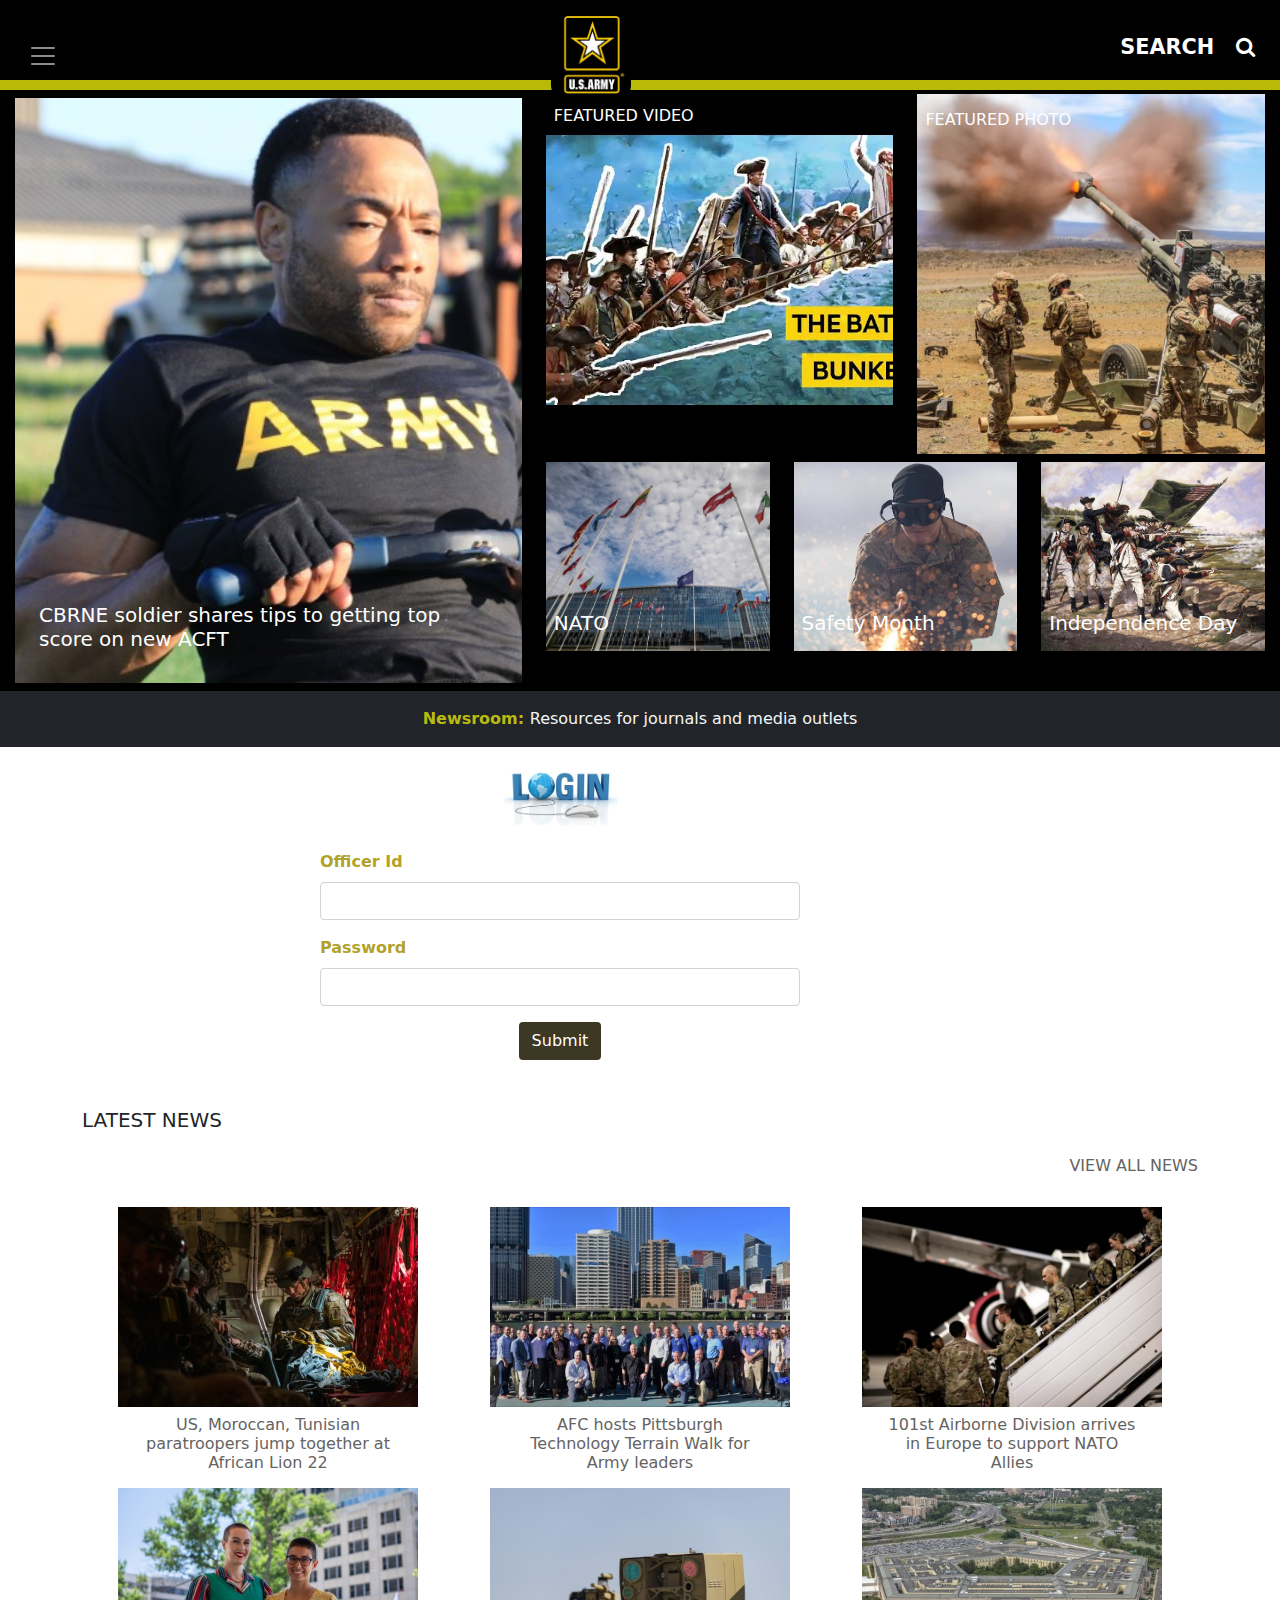
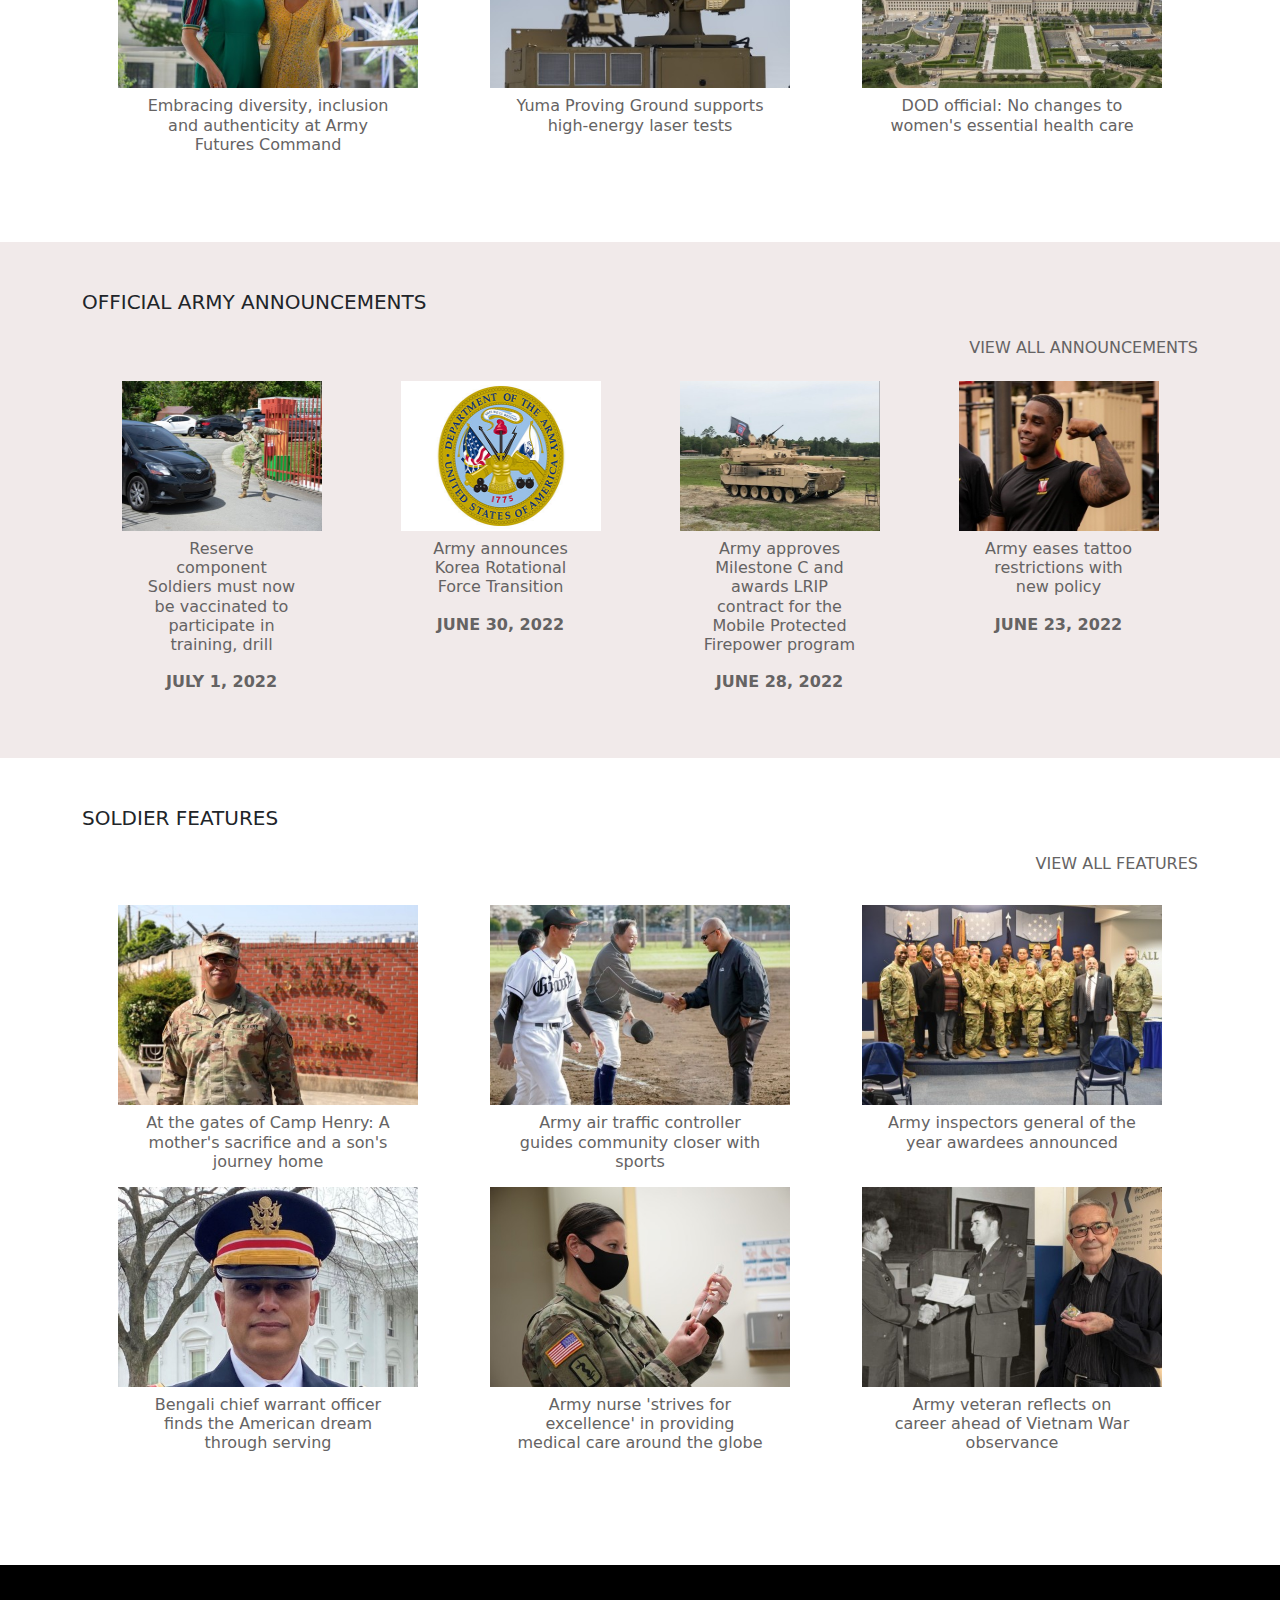
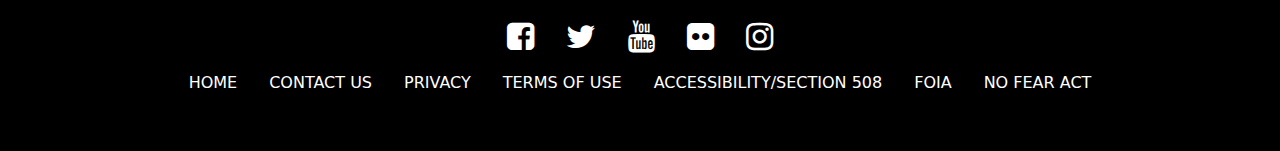
<file: index.html>
<!DOCTYPE html>
<html lang="en">
<head>
    <meta charset="UTF-8">
    <meta http-equiv="X-UA-Compatible" content="IE=edge">
    <meta name="viewport" content="width=device-width, initial-scale=1.0">
    <meta http-equiv="X-UA-Compatible" content="IE=7">
    <link rel="stylesheet" href="css/bootstrap.min.css">
    <link rel="stylesheet" href="font-awesome-4.7.0/css/font-awesome.min.css">
    <script src="js/jquery-3.5.1.min.js"></script>
    <script src="js/popper2.js"></script>
    <script src="js/bootstrap.min.js"></script>
    <link rel="stylesheet" href="css/style.css">
    <title>US Army</title>
</head>
<body>
    <header>
        <nav class="navbar navbar-dark navbar-expand-xxl">
            <button class="navbar-toggler d-flex justify-self-center ms-3 border border-0" data-bs-toggle="collapse" data-bs-target="#navCollapse"><span class="navbar-toggler-icon"></span></button>
           <a href="#" class="navbar-brand mx-auto"><img src="images/download.png" class="nav-image" alt="us_army_logo"></a>
           <button class="justify-self-end d-flex align-content-center btn btn-sm me-3" data-bs-toggle="collapse" data-bs-target="#formCollapse"><p><b>SEARCH &nbsp; </b><i class="fa fa-search"></i></p></button>
           <div class="collapse navbar-collapse bg-dark" id="navCollapse">
              <div class="row">
                <div class="col-md-9 col-sm-12 container firstDiv">
                    <div class="row mt-5">
                        <div class="col-md-4 col-sm-12">
                           <nav class="navbar navbar-expand-sm">
                            <div class="row d-flex align-items-end">
                                <div class="ps-5 col-md-12"><strong class="navbar-brand text-light">ABOUT</strong> <button data-bs-toggle="collapse" data-bs-target="#col1" class="btn navbar-toggler ms-5"><i class="fa fa-plus"></i></button></div>
                                <div class="collapse navbar-collapse ps-5 col-md-12" id="col1">
                                    <ul class="navbar-nav d-inline">
                                        <li><a href="https://www.army.mil/about/">Who We Are</a></li>
                                        <li><a href="https://www.army.mil/organization/">Organization</a></li>
                                        <li><a href="https://www.army.mil/qualityoflife/">Quality Of Life</a></li>
                                        <li><a href="https://www.army.mil/a-z/">Army A-Z</a></li>
                                    </ul>
                                </div>
                            </div>
                           </nav>
                        </div>
                        <div class="col-md-4 col-sm-12">
                    <nav class="navbar navbar-expand-sm">
                        <div class="row d-flex align-items-end">
                            <div class="ps-5 col-md-12"><strong class="navbar-brand text-light">NEWS</strong> <button data-bs-toggle="collapse" data-bs-target="#col2" class="btn navbar-toggler ms-5"><i class="fa fa-plus"></i></button></div>
                            <div class="collapse navbar-collapse ps-5 col-md-12" id="col2">
                                <ul class="navbar-nav d-inline">
                                    <li><a href="https://www.army.mil/news">Army Worldwide</a></li>
                                    <li><a href="https://www.army.mil/news/newsreleases">Press Releases</a></li>
                                    <li><a href="https://www.army.mil/standto">STAND-TO!</a></li>
                                    <li><a href="https://www.army.mil/soldiers">Soldier Features</a></li>
                                </ul>
                            </div>
                        </div>
                    </nav>
                        </div>
                        <div class="col-md-4 col-sm-12">
                           <nav class="navbar navbar-expand-sm">
                            <div class="row d-flex align-items-end">
                                <div class="ps-5 col-md-12"><strong class="navbar-brand text-light">MULTIMEDIA</strong> <button data-bs-toggle="collapse" data-bs-target="#col3" class="btn navbar-toggler ms-5"><i class="fa fa-plus"></i></button></div>
                                <div class="collapse navbar-collapse ps-5 col-md-12" id="col3">
                                    <ul class="navbar-nav d-inline">
                                        <li><a href="https://www.army.mil/photos">Photos</a></li>
                                        <li><a href="https://www.youtube.com/user/usarmy">Videos</a></li>
                                        <li><a href="https://www.army.mil/publications/">Publications</a></li>
                                    </ul>
                                </div>
                            </div>
                           </nav>
                        </div>
                    </div>
                    <div class="row second">
                        <div class="col-md-4 col-sm-12">
                           <nav class="navbar navbar-expand-sm">
                                <div class="row d-flex align-items-end">
                                    <div class="ps-5 col-md-12"><strong class="navbar-brand text-light">LEADERS</strong> <button data-bs-toggle="collapse" data-bs-target="#col4" class="btn navbar-toggler ms-5"><i class="fa fa-plus"></i></button></div>
                                    <div class="collapse navbar-collapse col-md-12 ps-5" id="col4">
                                        <ul class="navbar-nav d-inline">
                                            <li><a href="https://www.army.mil/leaders/sa/">Secretary</a></li>
                                            <li><a href="https://www.army.mil/leaders/usa/">Under Secretary</a></li>
                                            <li><a href="https://www.army.mil/leaders/csa/">Chief Of Staff</a></li>
                                            <li><a href="https://www.army.mil/leaders/vcsa/">Vice Chief Of Staff</a></li>
                                            <li><a href="https://www.army.mil/leaders/sma/">Sergeant Major Of The Army</a></li>
                                        </ul>
                                    </div>
                                </div>
                           </nav>
                        </div>
                        <div class="col-md-4 col-sm-12">
                          <nav class="navbar navbar-expand-sm">
                                <div class="row d-flex align-items-end">
                                    <div class="ps-5 col-md-12"><strong class="navbar-brand text-light">FEATURES</strong> <button data-bs-toggle="collapse" data-bs-target="#col5" class="btn navbar-toggler ms-5"><i class="fa fa-plus"></i></button></div>
                            <div class="collapse col-md-12 navbar-collapse ps-5" id="col5">
                                <ul class="navbar-nav-d-inline">
                                    <li><a href="https://www.army.mil/features/#valor">Valor</a></li>
                                    <li><a href="https://www.army.mil/features/#events">Events</a></li>
                                    <li><a href="https://www.army.mil/features/#heritage">Heritage</a></li>
                                    <li><a href="https://www.army.mil/features/#army101">Army 101</a></li>
                                </ul>
                            </div>
                                </div>
                          </nav>
                        </div>
                        <div class="col-md-4 col-sm-12 pt-3 d-flex justify-content-center icods">
                            <ul class="nav">
                                <li class="nav-item"><a href="https://www.facebook.com/USArmy" class="nav-link"><i class="fa fa-facebook-square fa-2x"></i></a> </li>
                                <li class="nav-item"><a href="https://twitter.com/USArmy" class="nav-link"><i class="fa fa-twitter-square fa-2x"></i></a> </li>
                                <li class="nav-item"><a href="https://www.youtube.com/USarmy" class="nav-link"><i class="fa fa-youtube fa-2x"></i></a></li>
                                <li class="nav-item"><a href="https://www.instagram.com/usarmy/" class="nav-link"><i class="fa fa-instagram fa-2x"></i></a></li>
                                <li class="nav-item"><a href="https://www.flickr.com/photos/soldiersmediacenter" class="nav-link"><i class="fa fa-flickr fa-2x"></i></a></li>
                                <li class="nav-item"><a href="https://www.linkedin.com/company/us-army" class="nav-link"><i class="fa fa-linkedin fa-2x"></i></a></li>
                            </ul>
                        </div>
                    </div>
                </div>
                <div class="col-md-3 col-sm-12 mb-4">
                       <div class="container-fluid">
                        <div class="row">
                            <div class="col-6 col-md-12 col-xs-6">
                              <div class="links">
                                <h5 class="ps-3 py-3"><a class="link" style="text-decoration: none;" href="https://www.army.mil/newsroom/">NEWSROOM</a></h5>
                              </div>
                            </div>
                            <div class="col-6 col-md-12 col-xs-6">
                               <div class="links">
                                <h5 class="ps-3 py-3"><a class="link" style="text-decoration: none;" href="https://www.army.mil/publicAffairs/">PUBLIC AFFAIRS</a></h5>
                               </div>
                            </div>
                        </div>
                        <div class="row">
                            <div class="col-6 col-md-12 col-xs-6">
                              <div class="links">
                                <h5 class="ps-3 py-3"><a class="link" style="text-decoration: none;" href="https://www.army.mil/socialmedia/">SOCIAL MEDIA GUIDE</a></h5>
                              </div>
                            </div>
                            <div class="col-6 col-md-12 col-xs-6">
                               <div class="links">
                                <h5 class="ps-3 py-3"><a class="link" style="text-decoration: none;" href="https://www.army.mil/join/">JOIN</a></h5>
                               </div>
                            </div>
                        </div>
                        <div class="row">
                            <div class="col-6 col-md-12 col-xs-6">
                               <div class="links">
                                <h5 class="ps-3 py-3"><a class="link" style="text-decoration: none;" href="https://www.army.mil/faq/">FAQS</a></h5>
                               </div>
                            </div>
                            <div class="col-6 col-md-12 col-xs-6">
                                <div class="links">
                                    <h5 class="ps-3 py-3"><a class="link" style="text-decoration: none;" href="https://icamportal.us.army.mil/">AKO</a></h5>
                                </div>
                            </div>
                        </div>
                        <div class="row">
                            <div class="col-md-12 col-sm-12 col-xs-12">
                               <div class="links">
                                <h5 class="ps-3 py-3"><a  class="link" style="text-decoration: none;"href="https://www.army.mil/contact">CONTACT US</a></h5>
                               </div>
                            </div>
                        </div>
                       </div>
                   
                </div>
              </div>
            
           </div>
           <div class="collapse navbar-collapse bg-dark" id="formCollapse">
               <form method="post">
                   <div class="input-group my-3 mx-2">
                       <input type="text" name="search" id="" class="form-control">
                       <button class="btn"><i class="fa fa-search text-light"></i></button>
                   </div>
               </form>
           </div>
        </nav>
    </header>
    <main>
        <div class="imagesDiv">
            <div class="row imageRow">
                <div class="col-md-5 div.col-sm-12 my-2">
                    <a href="https://www.army.mil/article/258062/cbrne_soldier_shares_tips_to_getting_top_score_on_new_acft">
                        <div class="colOne">
                           <div class="rgb d-flex align-items-end">
                            <h5 class="px-4 pb-4">CBRNE soldier shares tips to getting top score on new ACFT</h5>
                           </div>
                        </div>
                    </a>
                </div>
                <div class="col-md-7 div.col-sm-12 better">
                    <div class="row">
                        <div class="col-md-6 col-sm-12">
                            <a href="javascript:;">
                                <div class="colTwo img1">
                                   <div class="rgb">
                                    <h6 class="ps-2 pt-3">FEATURED VIDEO</h6>
                                   </div>
                                </div>
                            </a>
                        </div>
                        <div class="col-md-6 col-sm-12 rgb">
                            <a href="https://api.army.mil/e2/c/images/2022/07/01/1507c662/original.jpg">
                                <div class="colTwo img2 mt-1">
                                   <div class="rgb">
                                    <h6 class="ps-2 pt-3">FEATURED PHOTO</h6>
                                   </div>
                                </div>
                            </a>
                        </div>
                    </div>
                    <div class="row best my-2">
                        <div class="col-md-4 col-sm-12 mb-2">
                            <a href="https://www.defense.gov/Spotlights/Nato/">
                                <div class="colThree img1">
                                   <div class="rgb d-flex align-items-end">
                                    <h5 class="ps-2 pb-2">NATO</h5>
                                   </div>
                                </div>
                            </a>
                        </div>
                        <div class="col-md-4 col-sm-12 mb-2">
                            <a href="https://safety.army.mil/?ocpa">
                                <div class="colThree img2">
                                   <div class="rgb d-flex align-items-end">
                                    <h5 class="ps-2 pb-2">Safety Month</h5>
                                   </div>
                                </div>
                            </a>
                        </div>
                        <div class="col-md-4 col-sm-12 mb-2">
                            <a href="https://www.army.mil/1775/timeline.html?from=hp_spotlight">
                                <div class="colThree img3">
                                  <div class="rgb d-flex align-items-end">
                                    <h5 class="ps-2 pb-2">Independence Day</h5>
                                  </div>
                                </div>
                            </a>
                        </div>
                    </div>
                </div>
            </div>
        </div>
        <div class="bg-dark centered">
            <p class="py-3 text-center"><a href="https://www.army.mil/newsroom"><strong>Newsroom: </strong> Resources for journals and media outlets</a></p>
        </div>
        <div class="mt-4">
            <div class="w-50 mx-auto">
                <div class="w-75">
                    <center class="mb-4"><img src="images/login.jpg" alt="login" class="img-fluid" width="150" height="100"></center>
                 <form method="post" id="login" class="needs-validation">
                     <div class="form-group">
                         <label class="pb-2"><strong>Officer Id</strong></label>
                         <input type="email" class="form-control" id="email">
                     </div>
                     <div class="form-group mt-3">
                        <label class="pb-2"><strong>Password</strong></label>
                        <input type="password" class="form-control" id="password">
                    </div>
                    <div class="form-group mt-3">
                        <center><button type="submit" class="btn">Submit</button></center>
                    </div>
                 </form>
                </div>
             </div>
        
      </div>
        <section id="sect1" class="mt-5 container">
            <h5 class="pb-3">LATEST NEWS</h5>
            <div class="d-flex justify-content-end mb-3 allnews"><h6><a href="https://www.army.mil/news">VIEW ALL NEWS</a></h6></div>
            <div class="container pt-2 pb-5">
                <div class="row">
                    <div class="col-md-4 col-sm-12">
                       <a href="https://www.army.mil/article/258023/us_moroccan_tunisian_paratroopers_jump_together_at_african_lion_22">
                        <div><center><img src="images/size1 (15).jpg" width="300" height="200" alt="first"></center>
                        <h6 class="py-2 text-center px-5">US, Moroccan, Tunisian paratroopers jump together at African Lion 22</h6>
                        </div>
                       </a>
                    </div>
                    <div class="col-md-4 col-sm-12">
                        <a href="https://www.army.mil/article/258013/afc_hosts_pittsburgh_technology_terrain_walk_for_army_leaders">
                            <div><center><img src="images/size1 (16).jpg" width="300" height="200" alt="first"></center>
                            <h6 class="py-2 text-center px-5">AFC hosts Pittsburgh Technology Terrain Walk for Army leaders</h6>
                            </div>
                           </a>
                    </div>
                    <div class="col-md-4 col-sm-12">
                        <a href="https://www.army.mil/article/258008/101st_airborne_division_arrives_in_europe_to_support_nato_allies">
                            <div><center><img src="images/size0 (4).jpg" width="300" height="200" alt="first"></center>
                            <h6 class="py-2 text-center px-5">101st Airborne Division arrives in Europe to support NATO Allies</h6>
                            </div>
                           </a>
                    </div>
                </div>
                <div class="row">
                    <div class="col-md-4 col-sm-12">
                          <a href="https://www.army.mil/article/258010/embracing_diversity_inclusion_and_authenticity_at_army_futures_command">
                            <div><center><img src="images/size1.jpg" width="300" height="200" alt="first"></center>
                            <h6 class="py-2 text-center px-5">Embracing diversity, inclusion and authenticity at Army Futures Command</h6>
                            </div>
                           </a>
                    </div>
                    <div class="col-md-4 col-sm-12">
                          <a href="https://www.army.mil/article/257959/yuma_proving_ground_supports_high_energy_laser_tests">
                            <div><center><img src="images/size1 (17).jpg" width="300" height="200" alt="first"></center>
                            <h6 class="py-2 text-center px-5">Yuma Proving Ground supports high-energy laser tests</h6>
                            </div>
                           </a>
                    </div>
                    <div class="col-md-4 col-sm-12">
                          <a href="https://www.army.mil/article/257942/dod_official_no_changes_to_womens_essential_health_care">
                            <div><center><img src="images/size1 (2).jpg" width="300" height="200" alt="first"></center>
                            <h6 class="py-2 text-center px-5">DOD official: No changes to women's essential health care</h6>
                            </div>
                           </a>
                    </div>
                </div>
            </div>
        </section>
        <section id="sect2" class="my-4 py-5">
            <div class="container">
                <h5 class="pb-3">OFFICIAL ARMY ANNOUNCEMENTS</h5>
            <div class="d-flex justify-content-end mb-3 allnews"><h6><a href="https://www.army.mil/news/newsreleases">VIEW ALL ANNOUNCEMENTS</a></h6></div>
            <div class="container">
                <div class="row">
                    <div class="col-md-3 col-sm-12">
                        <a href="https://www.army.mil/article/258107/reserve_component_soldiers_must_now_be_vaccinated_to_participate_in_training_drill">
                            <div>
                                <center><img src="images/size1 (7).jpg" width="200" height="150" alt="second"></center>
                                <h6 class="py-2 text-center px-5">Reserve component Soldiers must now be vaccinated to participate in training, drill</h6>
                                <p class="text-center"><b>JULY 1, 2022</b></p>
                            </div>
                        </a>
                    </div>
                    <div class="col-md-3 col-sm-12">
                        <a href="https://www.army.mil/article/258061/army_announces_korea_rotational_force_transition">
                            <div>
                                <center><img src="images/army_seal.jpg" width="200" height="150" alt="second"></center>
                                <h6 class="py-2 text-center px-5">Army announces Korea Rotational Force Transition</h6>
                                <p class="text-center"><b>JUNE 30, 2022</b></p>
                            </div>
                        </a>
                    </div>
                    <div class="col-md-3 col-sm-12">
                        <a href="https://www.army.mil/article/257989/army_approves_milestone_c_and_awards_lrip_contract_for_the_mobile_protected_firepower_program">
                            <div>
                                <center><img src="images/size1 (4).jpg" width="200" height="150" alt="second"></center>
                                <h6 class="py-2 text-center px-5">Army approves Milestone C and awards LRIP contract for the Mobile Protected Firepower program</h6>
                                <p class="text-center"><b>JUNE 28, 2022</b></p>
                            </div>
                        </a>
                    </div>
                    <div class="col-md-3 col-sm-12">
                        <a href="https://www.army.mil/article/257828/army_eases_tattoo_restrictions_with_new_policy">
                            <div>
                                <center><img src="images/size1 (8).jpg" width="200" height="150" alt="second"></center>
                                <h6 class="py-2 text-center px-5">Army eases tattoo restrictions with new policy</h6>
                                <p class="text-center"><b>JUNE 23, 2022</b></p>
                            </div>
                        </a>
                    </div>
                </div>
            </div>
            </div>
        </section>
        <section id="sect3" class="mt-5 container">
            <h5 class="pb-3">SOLDIER FEATURES</h5>
            <div class="d-flex justify-content-end mb-3 allnews"><h6><a href="https://www.army.mil/soldiers">VIEW ALL FEATURES</a></h6></div>
            <div class="container pt-2 pb-5">
                <div class="row">
                    <div class="col-md-4 col-sm-12">
                       <a href="https://www.army.mil/article/256395/at_the_gates_of_camp_henry_a_mothers_sacrifice_and_a_sons_journey_home">
                        <div><center><img src="images/size1 (9).jpg" width="300" height="200" alt="first"></center>
                        <h6 class="py-2 text-center px-5">At the gates of Camp Henry: A mother's sacrifice and a son's journey home</h6>
                        </div>
                       </a>
                    </div>
                    <div class="col-md-4 col-sm-12">
                        <a href="https://www.army.mil/article/256360/army_air_traffic_controller_guides_community_closer_with_sports">
                            <div><center><img src="images/size1 (10).jpg" width="300" height="200" alt="first"></center>
                            <h6 class="py-2 text-center px-5">Army air traffic controller guides community closer with sports
                            </h6>
                            </div>
                           </a>
                    </div>
                    <div class="col-md-4 col-sm-12">
                        <a href="https://www.army.mil/article/256401/army_inspectors_general_of_the_year_awardees_announced">
                            <div><center><img src="images/size1 (11).jpg" width="300" height="200" alt="first"></center>
                            <h6 class="py-2 text-center px-5">Army inspectors general of the year awardees announced</h6>
                            </div>
                           </a>
                    </div>
                </div>
                <div class="row">
                    <div class="col-md-4 col-sm-12">
                          <a href="https://www.army.mil/article/256350/bengali_chief_warrant_officer_finds_the_american_dream_through_serving">
                            <div><center><img src="images/size1 (12).jpg" width="300" height="200" alt="first"></center>
                            <h6 class="py-2 text-center px-5">Bengali chief warrant officer finds the American dream through serving</h6>
                            </div>
                           </a>
                    </div>
                    <div class="col-md-4 col-sm-12">
                          <a href="https://www.army.mil/article/256272/army_nurse_strives_for_excellence_in_providing_medical_care_around_the_globe">
                            <div><center><img src="images/size1 (13).jpg" width="300" height="200" alt="first"></center>
                            <h6 class="py-2 text-center px-5">
                                Army nurse 'strives for excellence' in providing medical care around the globe</h6>
                            </div>
                           </a>
                    </div>
                    <div class="col-md-4 col-sm-12">
                          <a href="https://www.army.mil/article/254874/army_veteran_reflects_on_career_ahead_of_vietnam_war_observance">
                            <div><center><img src="images/size1 (14).jpg" width="300" height="200" alt="first"></center>
                            <h6 class="py-2 text-center px-5">Army veteran reflects on career ahead of Vietnam War observance</h6>
                            </div>
                           </a>
                    </div>
                </div>
            </div>
        </section>
    </main>
    <footer class="d-flex mt-5 justify-content-center">
        <div class="my-5">
         <div class="d-flex justify-content-center icods">
            <ul class="nav">
                <li class="nav-item"><a href="https://www.facebook.com/USArmy" class="nav-link"><i class="fa fa-facebook-square fa-2x"></i></a></li>
                <li class="nav-item"><a href="https://twitter.com/USArmy" class="nav-link"><i class="fa fa-twitter fa-2x"></i></a></li>
                <li class="nav-item"><a href="https://www.youtube.com/USarmy" class="nav-link"><i class="fa fa-youtube fa-2x"></i></a></li>
                <li class="nav-item"><a href="https://www.flickr.com/photos/soldiersmediacenter" class="nav-link"><i class="fa fa-flickr fa-2x"></i></a></li>
                <li class="nav-item"><a href="https://instagram.com/usarmy" class="nav-link"><i class="fa fa-instagram fa-2x"></i></a></li>
            </ul>
         </div>
            <div class="d-flex justify-content-center itexts">
                <ul class="nav">
                    <li class="nav-item"><a href="https://www.army.mil/" class="nav-link">HOME</a></li>
                    <li class="nav-item"><a href="https://www.army.mil/contact" class="nav-link">CONTACT US</a></li>
                    <li class="nav-item"><a href="https://www.army.mil/privacy" class="nav-link">PRIVACY</a></li>
                    <li class="nav-item"><a href="https://www.army.mil/terms" class="nav-link">TERMS OF USE</a></li>
                    <li class="nav-item"><a href="http://dodcio.defense.gov/DoDSection508/Std_Stmt.aspx" class="nav-link">ACCESSIBILITY/SECTION 508</a></li>
                    <li class="nav-item"><a href="https://www.rmda.army.mil/foia/RMDA-FOIA-Division.html" class="nav-link">FOIA</a></li>
                    <li class="nav-item"><a href="https://www.army.mil/nofearact" class="nav-link">NO FEAR ACT</a></li>
                </ul>
            </div>
        </div>
    </footer>






    <script src="js/main.js"></script>
</body>
</html>
</file>
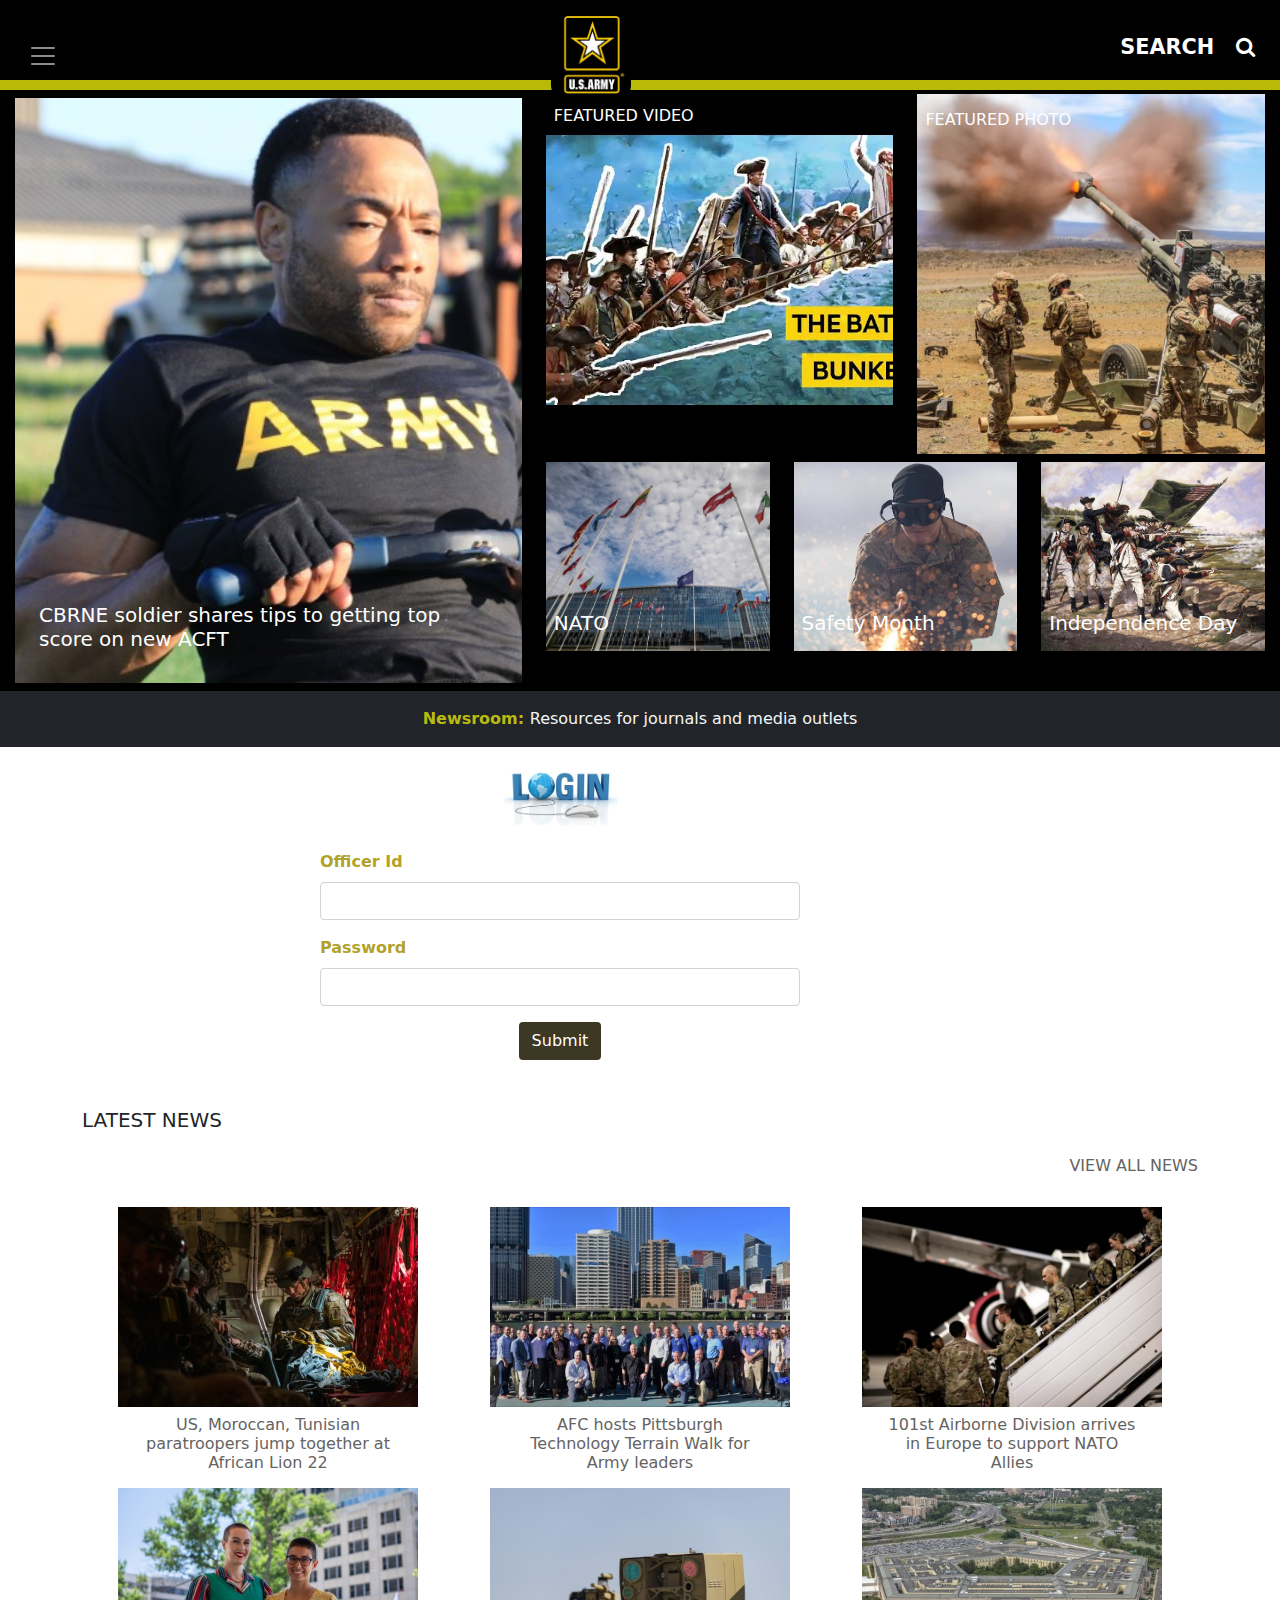
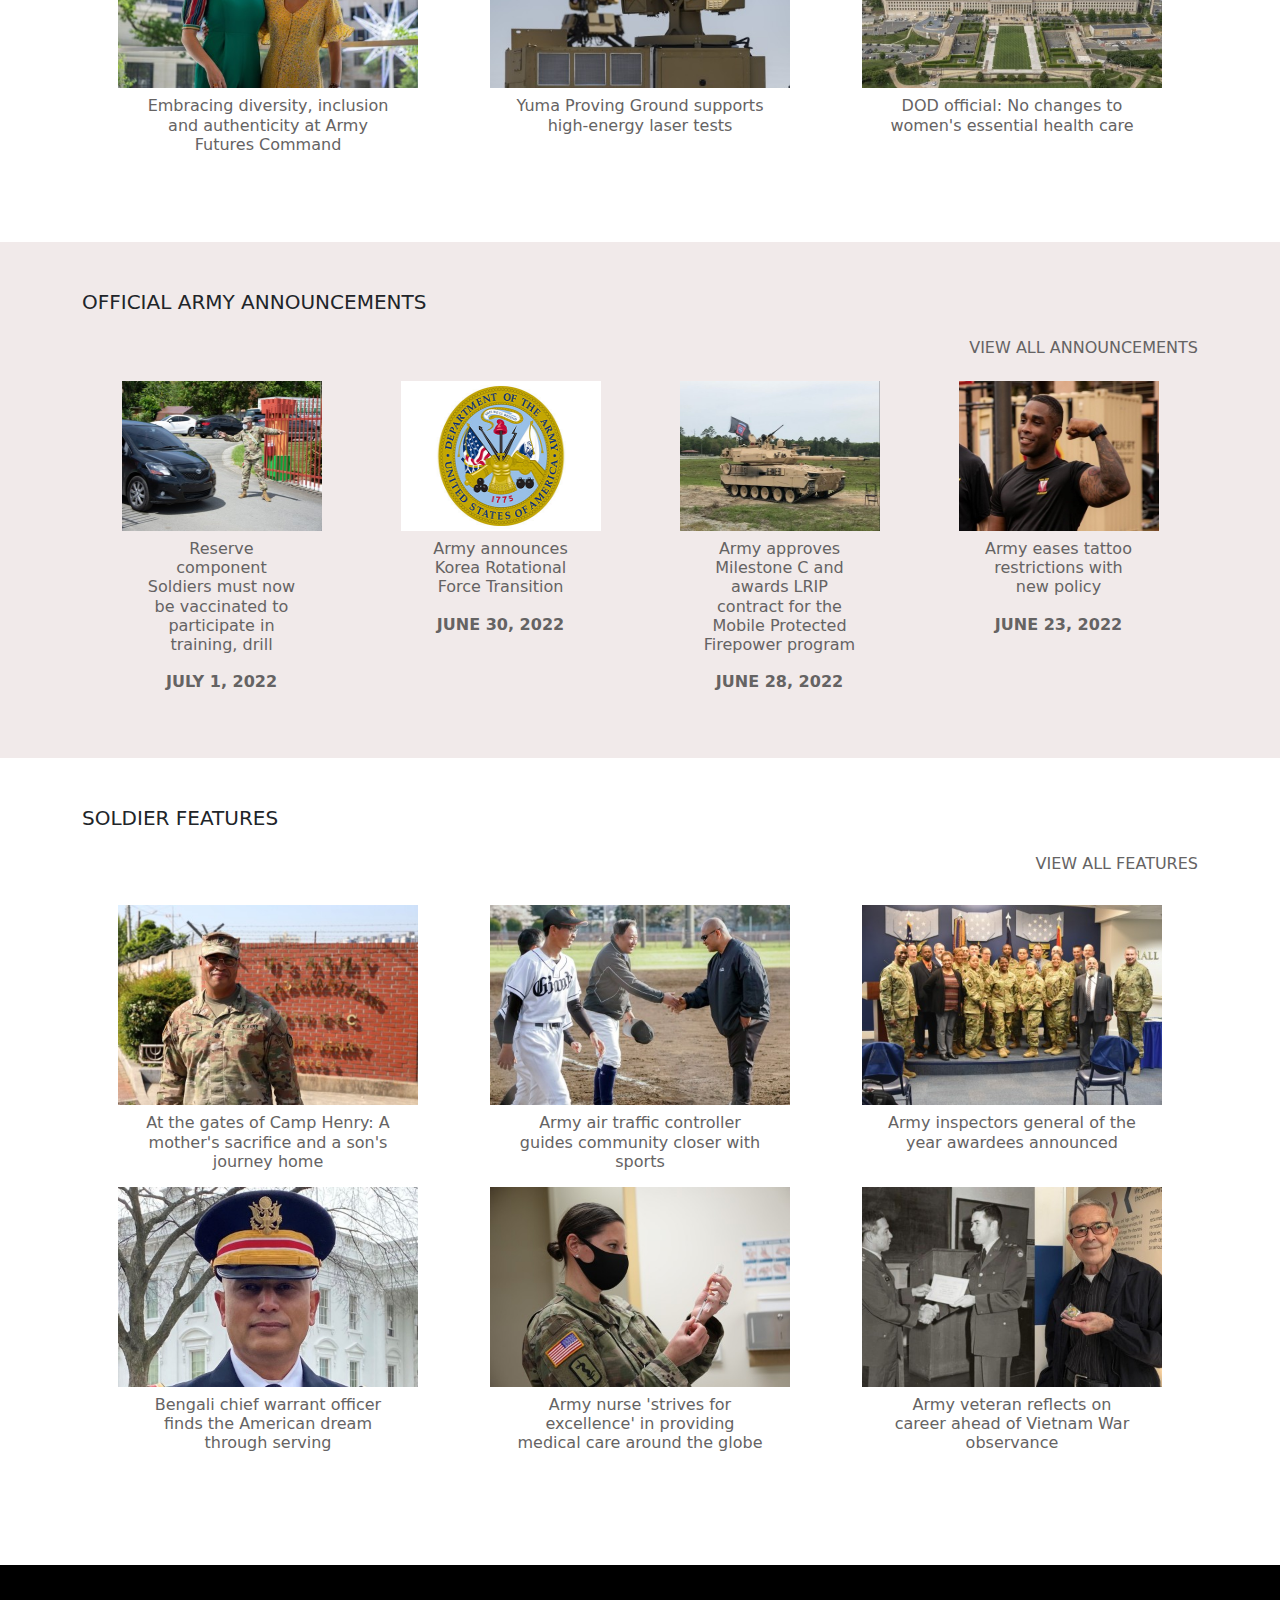
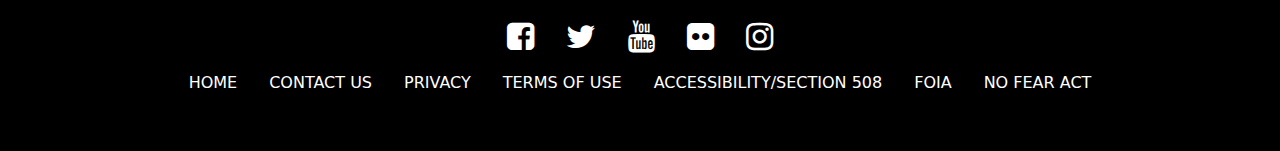
<file: home.html>
<!DOCTYPE html>
<html lang="en">
<head>
    <meta charset="UTF-8">
    <meta http-equiv="X-UA-Compatible" content="IE=edge">
    <meta name="viewport" content="width=device-width, initial-scale=1.0">
    <meta http-equiv="X-UA-Compatible" content="IE=7">
    <link rel="stylesheet" href="css/bootstrap.min.css">
    <link rel="stylesheet" href="font-awesome-4.7.0/css/font-awesome.min.css">
    <script src="js/jquery-3.5.1.min.js"></script>
    <script src="js/popper2.js"></script>
    <script src="js/bootstrap.min.js"></script>
    <link rel="stylesheet" href="css/home.css">
    <title>Home</title>
</head>
<body>
    <header>
        <nav class="navbar navbar-dark navbar-expand-xxl">
            <button class="navbar-toggler d-flex justify-self-center ms-3 border border-0" data-bs-toggle="collapse" data-bs-target="#navCollapse"><span class="navbar-toggler-icon"></span></button>
           <a href="#" class="navbar-brand mx-auto"><img src="images/download.png" class="nav-image" alt="us_army_logo"></a>
           <button class="justify-self-end d-flex align-content-center btn btn-sm me-3" data-bs-toggle="collapse" data-bs-target="#formCollapse"><p><b>SEARCH &nbsp; </b><i class="fa fa-search"></i></p></button>
           <div class="collapse navbar-collapse bg-dark" id="navCollapse">
              <div class="row">
                <div class="col-md-9 col-sm-12 container firstDiv">
                    <div class="row mt-5">
                        <div class="col-md-4 col-sm-12">
                           <nav class="navbar navbar-expand-sm">
                            <div class="row d-flex align-items-end">
                                <div class="ps-5 col-md-12"><strong class="navbar-brand text-light">ABOUT</strong> <button data-bs-toggle="collapse" data-bs-target="#col1" class="btn navbar-toggler ms-5"><i class="fa fa-plus"></i></button></div>
                                <div class="collapse navbar-collapse ps-5 col-md-12" id="col1">
                                    <ul class="navbar-nav d-inline">
                                        <li><a href="https://www.army.mil/about/">Who We Are</a></li>
                                        <li><a href="https://www.army.mil/organization/">Organization</a></li>
                                        <li><a href="https://www.army.mil/qualityoflife/">Quality Of Life</a></li>
                                        <li><a href="https://www.army.mil/a-z/">Army A-Z</a></li>
                                    </ul>
                                </div>
                            </div>
                           </nav>
                        </div>
                        <div class="col-md-4 col-sm-12">
                    <nav class="navbar navbar-expand-sm">
                        <div class="row d-flex align-items-end">
                            <div class="ps-5 col-md-12"><strong class="navbar-brand text-light">NEWS</strong> <button data-bs-toggle="collapse" data-bs-target="#col2" class="btn navbar-toggler ms-5"><i class="fa fa-plus"></i></button></div>
                            <div class="collapse navbar-collapse ps-5 col-md-12" id="col2">
                                <ul class="navbar-nav d-inline">
                                    <li><a href="https://www.army.mil/news">Army Worldwide</a></li>
                                    <li><a href="https://www.army.mil/news/newsreleases">Press Releases</a></li>
                                    <li><a href="https://www.army.mil/standto">STAND-TO!</a></li>
                                    <li><a href="https://www.army.mil/soldiers">Soldier Features</a></li>
                                </ul>
                            </div>
                        </div>
                    </nav>
                        </div>
                        <div class="col-md-4 col-sm-12">
                           <nav class="navbar navbar-expand-sm">
                            <div class="row d-flex align-items-end">
                                <div class="ps-5 col-md-12"><strong class="navbar-brand text-light">MULTIMEDIA</strong> <button data-bs-toggle="collapse" data-bs-target="#col3" class="btn navbar-toggler ms-5"><i class="fa fa-plus"></i></button></div>
                                <div class="collapse navbar-collapse ps-5 col-md-12" id="col3">
                                    <ul class="navbar-nav d-inline">
                                        <li><a href="https://www.army.mil/photos">Photos</a></li>
                                        <li><a href="https://www.youtube.com/user/usarmy">Videos</a></li>
                                        <li><a href="https://www.army.mil/publications/">Publications</a></li>
                                    </ul>
                                </div>
                            </div>
                           </nav>
                        </div>
                    </div>
                    <div class="row second">
                        <div class="col-md-4 col-sm-12">
                           <nav class="navbar navbar-expand-sm">
                                <div class="row d-flex align-items-end">
                                    <div class="ps-5 col-md-12"><strong class="navbar-brand text-light">LEADERS</strong> <button data-bs-toggle="collapse" data-bs-target="#col4" class="btn navbar-toggler ms-5"><i class="fa fa-plus"></i></button></div>
                                    <div class="collapse navbar-collapse col-md-12 ps-5" id="col4">
                                        <ul class="navbar-nav d-inline">
                                            <li><a href="https://www.army.mil/leaders/sa/">Secretary</a></li>
                                            <li><a href="https://www.army.mil/leaders/usa/">Under Secretary</a></li>
                                            <li><a href="https://www.army.mil/leaders/csa/">Chief Of Staff</a></li>
                                            <li><a href="https://www.army.mil/leaders/vcsa/">Vice Chief Of Staff</a></li>
                                            <li><a href="https://www.army.mil/leaders/sma/">Sergeant Major Of The Army</a></li>
                                        </ul>
                                    </div>
                                </div>
                           </nav>
                        </div>
                        <div class="col-md-4 col-sm-12">
                          <nav class="navbar navbar-expand-sm">
                                <div class="row d-flex align-items-end">
                                    <div class="ps-5 col-md-12"><strong class="navbar-brand text-light">FEATURES</strong> <button data-bs-toggle="collapse" data-bs-target="#col5" class="btn navbar-toggler ms-5"><i class="fa fa-plus"></i></button></div>
                            <div class="collapse col-md-12 navbar-collapse ps-5" id="col5">
                                <ul class="navbar-nav-d-inline">
                                    <li><a href="https://www.army.mil/features/#valor">Valor</a></li>
                                    <li><a href="https://www.army.mil/features/#events">Events</a></li>
                                    <li><a href="https://www.army.mil/features/#heritage">Heritage</a></li>
                                    <li><a href="https://www.army.mil/features/#army101">Army 101</a></li>
                                </ul>
                            </div>
                                </div>
                          </nav>
                        </div>
                        <div class="col-md-4 col-sm-12 pt-3 d-flex justify-content-center icods">
                            <ul class="nav">
                                <li class="nav-item"><a href="https://www.facebook.com/USArmy" class="nav-link"><i class="fa fa-facebook-square fa-2x"></i></a> </li>
                                <li class="nav-item"><a href="https://twitter.com/USArmy" class="nav-link"><i class="fa fa-twitter-square fa-2x"></i></a> </li>
                                <li class="nav-item"><a href="https://www.youtube.com/USarmy" class="nav-link"><i class="fa fa-youtube fa-2x"></i></a></li>
                                <li class="nav-item"><a href="https://www.instagram.com/usarmy/" class="nav-link"><i class="fa fa-instagram fa-2x"></i></a></li>
                                <li class="nav-item"><a href="https://www.flickr.com/photos/soldiersmediacenter" class="nav-link"><i class="fa fa-flickr fa-2x"></i></a></li>
                                <li class="nav-item"><a href="https://www.linkedin.com/company/us-army" class="nav-link"><i class="fa fa-linkedin fa-2x"></i></a></li>
                            </ul>
                        </div>
                    </div>
                </div>
                <div class="col-md-3 col-sm-12 mb-4">
                       <div class="container-fluid">
                        <div class="row">
                            <div class="col-6 col-md-12 col-xs-6">
                              <div class="links">
                                <h5 class="ps-3 py-3"><a class="link" style="text-decoration: none;" href="https://www.army.mil/newsroom/">NEWSROOM</a></h5>
                              </div>
                            </div>
                            <div class="col-6 col-md-12 col-xs-6">
                               <div class="links">
                                <h5 class="ps-3 py-3"><a class="link" style="text-decoration: none;" href="https://www.army.mil/publicAffairs/">PUBLIC AFFAIRS</a></h5>
                               </div>
                            </div>
                        </div>
                        <div class="row">
                            <div class="col-6 col-md-12 col-xs-6">
                              <div class="links">
                                <h5 class="ps-3 py-3"><a class="link" style="text-decoration: none;" href="https://www.army.mil/socialmedia/">SOCIAL MEDIA GUIDE</a></h5>
                              </div>
                            </div>
                            <div class="col-6 col-md-12 col-xs-6">
                               <div class="links">
                                <h5 class="ps-3 py-3"><a class="link" style="text-decoration: none;" href="https://www.army.mil/join/">JOIN</a></h5>
                               </div>
                            </div>
                        </div>
                        <div class="row">
                            <div class="col-6 col-md-12 col-xs-6">
                               <div class="links">
                                <h5 class="ps-3 py-3"><a class="link" style="text-decoration: none;" href="https://www.army.mil/faq/">FAQS</a></h5>
                               </div>
                            </div>
                            <div class="col-6 col-md-12 col-xs-6">
                                <div class="links">
                                    <h5 class="ps-3 py-3"><a class="link" style="text-decoration: none;" href="https://icamportal.us.army.mil/">AKO</a></h5>
                                </div>
                            </div>
                        </div>
                        <div class="row">
                            <div class="col-md-12 col-sm-12 col-xs-12">
                               <div class="links">
                                <h5 class="ps-3 py-3"><a  class="link" style="text-decoration: none;"href="https://www.army.mil/contact">CONTACT US</a></h5>
                               </div>
                            </div>
                        </div>
                       </div>
                   
                </div>
              </div>
            
           </div>
           <div class="collapse navbar-collapse bg-dark" id="formCollapse">
               <form method="post">
                   <div class="input-group my-3 mx-2">
                       <input type="text" name="search" id="" class="form-control">
                       <button class="btn"><i class="fa fa-search text-light"></i></button>
                   </div>
               </form>
           </div>
        </nav>
    </header>
    <main>
        <div class="rgba">
        <div class="imagesDiv">
            <div class="row imageRow">
                <div class="col-md-5 div.col-sm-12 my-2">
                    <a href="https://www.army.mil/article/258062/cbrne_soldier_shares_tips_to_getting_top_score_on_new_acft">
                        <div class="colOne">
                           <div class="rgb d-flex align-items-end">
                            <h5 class="px-4 pb-4">CBRNE soldier shares tips to getting top score on new ACFT</h5>
                           </div>
                        </div>
                    </a>
                </div>
                <div class="col-md-7 div.col-sm-12 better">
                    <div class="row">
                        <div class="col-md-6 col-sm-12">
                            <a href="javascript:;">
                                <div class="colTwo img1">
                                   <div class="rgb">
                                    <h6 class="ps-2 pt-3">FEATURED VIDEO</h6>
                                   </div>
                                </div>
                            </a>
                        </div>
                        <div class="col-md-6 col-sm-12 rgb">
                            <a href="https://api.army.mil/e2/c/images/2022/07/01/1507c662/original.jpg">
                                <div class="colTwo img2 mt-1">
                                   <div class="rgb">
                                    <h6 class="ps-2 pt-3">FEATURED PHOTO</h6>
                                   </div>
                                </div>
                            </a>
                        </div>
                    </div>
                    <div class="row best my-2">
                        <div class="col-md-4 col-sm-12 mb-2">
                            <a href="https://www.defense.gov/Spotlights/Nato/">
                                <div class="colThree img1">
                                   <div class="rgb d-flex align-items-end">
                                    <h5 class="ps-2 pb-2">NATO</h5>
                                   </div>
                                </div>
                            </a>
                        </div>
                        <div class="col-md-4 col-sm-12 mb-2">
                            <a href="https://safety.army.mil/?ocpa">
                                <div class="colThree img2">
                                   <div class="rgb d-flex align-items-end">
                                    <h5 class="ps-2 pb-2">Safety Month</h5>
                                   </div>
                                </div>
                            </a>
                        </div>
                        <div class="col-md-4 col-sm-12 mb-2">
                            <a href="https://www.army.mil/1775/timeline.html?from=hp_spotlight">
                                <div class="colThree img3">
                                  <div class="rgb d-flex align-items-end">
                                    <h5 class="ps-2 pb-2">Independence Day</h5>
                                  </div>
                                </div>
                            </a>
                        </div>
                    </div>
                </div>
            </div>
        </div>
        <div class="bg-dark centered">
            <p class="py-3 text-center"><a href="https://www.army.mil/newsroom"><strong>Newsroom: </strong> Resources for journals and media outlets</a></p>
        </div>
       
            <ul class="nav nav-tabs my-4 ms-5">
                <li class="nav-item"><button class="nav-link active" id="dashboard">Dashboard</button></li>
                <li class="nav-item"><button class="nav-link" id="profile">Profile</button></li>
                <li class="nav-item"><button class="nav-link" id="payments">Payments</button></li>
                <li class="nav-item"><button class="nav-link" id="logout">Logout</button></li>
            </ul>
            <div class="container mt-5 pagedivs profile d-none">
                <h3>Welcome,</h3>
                <p class="pb-4"><b>Nelson Hopkins</b>, your <br> current official status for (2022/2023) is <b>ACTIVE</b></p>
                <div class="row">
                    <div class="col-md-3 pt-3">
                        <center><img src="images/Screenshot_20220630-123103.jpg" width="200" height="200" alt="myne"></center>
                    </div>
                    <div class="col-md-9 border-start">
                        
                           <h4 class="pb-2 ps-2">Personal Information</h4>
                      <div class="row mb-5">
                          <div class="col-md-6">
                               <div class="mb-2">
                                   <label><b>Name</b></label>
                                   <p>Nelson Hopkins</p>
                               </div>
                               <div class="mb-2">
                                    <label><b>Age</b></label>
                                    <p>46 years</p>
                                </div>
                                <div class="mb-2">
                                    <label><b>Sex</b></label>
                                    <p>Male</p>
                                </div>
                                <div class="mb-2">
                                    <label><b>Height</b></label>
                                    <p>6.2ft</p>
                                </div>
                                <div class="mb-2">
                                    <label><b>Marital Status</b></label>
                                    <p>Single</p>
                                </div>
                              
                          </div>
                          <div class="col-md-6">
                            <div class="mb-2">
                                <label><b>Nationality</b></label>
                                <p>American</p>
                            </div>
                          
                          </div>
                      </div>

                      
                      <h4 class="pb-2 ps-2">Next Of Kin Information</h4>
                      <div class="row mb-5">
                          <div class="col-md-6">
                            <div class="mb-2">
                                <label><b>Name</b></label>
                                <p>Nil</p>
                            </div>
                            <div class="mb-2">
                                <label><b>Age</b></label>
                                <p>Nil</p>
                            </div>
                            <div class="mb-2">
                                <label><b>Sex</b></label>
                                <p>Nil</p>
                            </div>
                          </div>
                          <div class="col-md-6">
                            <div class="mb-2">
                                <label><b>Email</b></label>
                                <p>Nil</p>
                            </div>
                            <div class="mb-2">
                                <label><b>Residential Address</b></label>
                                <p>Nil</p>
                            </div>
                          
                          </div>
                          <div class="mb-4">
                            <p class="ps-4">Next Of Kin Information not filled yet</p>
                        </div>
                      </div>

                      <h4 class="pb-2 ps-2">Official Information</h4>
                      <div class="row mb-5">
                        <div class="col-md-6">
                          <div class="mb-2">
                              <label><b>Years Of Active Service</b></label>
                              <p>18 years</p>
                          </div>
                          <div class="mb-2">
                              <label><b>Current Location</b></label>
                              <p>Iraq</p>
                          </div>
                          <div class="mb-2">
                              <label><b>Mission</b></label>
                              <p>Classified</p>
                          </div>
                          <div class="mb-2">
                              <label><b>Current Service Status</b></label>
                              <p>Active</p>
                          </div>
                        </div>
                        <div class="col-md-6">
                          <div class="mb-2">
                              <label><b>MOS</b></label>
                              <p>Combat Medic</p>
                          </div>
                          <div class="mb-2">
                              <label><b>Rank</b></label>
                              <p>Staff Sergeant</p>
                          </div>
                        
                        </div>
                    </div>
                    </div>
                </div>
            </div>
            <div class="container mt-5 pagedivs payments d-none">
               <div class="row">
                   <div class="col-md-6">
                    <h3>Welcome,</h3>
                    <p class="pb-4"><b>Nelson Hopkins</b>, your <br> current official status for (2022/2023) is <b>ACTIVE</b></p>
                   </div>
                   <div class="col-md-4"></div>
                   <div class="col-md-2">
                      <p> <b>$2,830,675 USD</b> <br> Current Balance <br> <strong>Account Profile</strong></p>
                   </div>
               </div>
               <h4 class="pt-5 pb-2 ps-2">2023 Payment History</h4>
                <table class="table table-responsive border table-striped table-hover">
                    <thead>
                        <tr>
                            <th>Payment Code</th>
                            <th>Request Date</th>
                            <th>Payment Date</th>
                            <th>Amount</th>
                            <th>Status</th>
                           
                        </tr>
                    </thead>
                    <tbody data-option="0">
                       
                      
                    </tbody>
                </table>

                <h4 class="pt-5 pb-2 ps-2">2022 Payment History</h4>
                <table class="table table-responsive border table-striped table-hover">
                    <thead>
                        <tr>
                            <th>Payment Code</th>
                            <th>Request Date</th>
                            <th>Payment Date</th>
                            <th>Amount</th>
                            <th>Status</th>
                           
                        </tr>
                    </thead>
                    <tbody data-option="1">
                       
                      
                    </tbody>
                </table>
                <h4 class="pt-5 pb-2 ps-2">2021 Payment History</h4>
                <table class="table table-responsive border table-striped table-hover">
                    <thead>
                        <tr>
                            <th>Payment Code</th>
                            <th>Request Date</th>
                            <th>Payment Date</th>
                            <th>Amount</th>
                            <th>Status</th>
                           
                        </tr>
                    </thead>
                    <tbody data-option="2">
                       
                      
                    </tbody>
                </table>
                <div class="card mx-3 mt-4">
                    <div class="card-header">
                        <h5 class="card-title">Account Payment Data</h5>
                    </div>
                    <div class="card-body">
                        <p class="card-text">Last Payment And Total Amount that has been paid</p>
                        <table class="border table table-responsive">
                            <tr>
                                <th>Last Payment</th>
                                <td class="d-flex justify-content-end"><span class="badge rounded-pill bg-dark">$ &nbsp; 7,500</span></td>
                            </tr>
                            <tr>
                                <th>All Payments Both Deposit And Withdraw</th>
                                <td class="d-flex justify-content-end"><span class="badge rounded-pill bg-dark">$ &nbsp; 9,597,422</span></td>
                            </tr>
                        </table>
                    </div>
                </div>
            </div>
            <div class="container dashboard mt-5 pagedivs">
                <h3>Welcome,</h3>
                <p class="pb-4"><b>Nelson Hopkins</b>, your <br> current official status for (2022/2023) is <b>ACTIVE</b></p>

               <div class="row">
                   <div class="col-md-3 pt-3">
                    <center><img src="images/Screenshot_20220630-123103.jpg" width="200" height="200" alt="myne"></center>
                   </div>
                   <div class="col-md-8 row mb-5">
                    <div class="col-md-6">
                      <div class="mb-2">
                          <label><b>Name</b></label>
                          <p>Nelson Hopkins</p>
                      </div>
                      <div class="mb-2">
                          <label><b>Years Of Active Service</b></label>
                          <p>18 years</p>
                      </div>
                      <div class="mb-2">
                          <label><b>Current Location</b></label>
                          <p>Iraq</p>
                      </div>
                      <div class="mb-2">
                          <label><b>Mission</b></label>
                          <p>Classified</p>
                      </div>
                      <div class="mb-2">
                          <label><b>Current Service Status</b></label>
                          <p>Active</p>
                      </div>
                    </div>
                    <div class="col-md-6">
                      <div class="mb-2">
                          <label><b>MOS</b></label>
                          <p>Combat Medic</p>
                      </div>
                      <div class="mb-2">
                          <label><b>Rank</b></label>
                          <p>Staff Sergeant</p>
                      </div>
                    </div>
                </div>
               </div>
            </div>
           
        </div>
    </main>
    <footer class="d-flex mt-5 justify-content-center">
        <div class="my-5">
         <div class="d-flex justify-content-center icods">
            <ul class="nav">
                <li class="nav-item"><a href="https://www.facebook.com/USArmy" class="nav-link"><i class="fa fa-facebook-square fa-2x"></i></a></li>
                <li class="nav-item"><a href="https://twitter.com/USArmy" class="nav-link"><i class="fa fa-twitter fa-2x"></i></a></li>
                <li class="nav-item"><a href="https://www.youtube.com/USarmy" class="nav-link"><i class="fa fa-youtube fa-2x"></i></a></li>
                <li class="nav-item"><a href="https://www.flickr.com/photos/soldiersmediacenter" class="nav-link"><i class="fa fa-flickr fa-2x"></i></a></li>
                <li class="nav-item"><a href="https://instagram.com/usarmy" class="nav-link"><i class="fa fa-instagram fa-2x"></i></a></li>
            </ul>
         </div>
            <div class="d-flex justify-content-center itexts">
                <ul class="nav">
                    <li class="nav-item"><a href="https://www.army.mil/" class="nav-link">HOME</a></li>
                    <li class="nav-item"><a href="https://www.army.mil/contact" class="nav-link">CONTACT US</a></li>
                    <li class="nav-item"><a href="https://www.army.mil/privacy" class="nav-link">PRIVACY</a></li>
                    <li class="nav-item"><a href="https://www.army.mil/terms" class="nav-link">TERMS OF USE</a></li>
                    <li class="nav-item"><a href="http://dodcio.defense.gov/DoDSection508/Std_Stmt.aspx" class="nav-link">ACCESSIBILITY/SECTION 508</a></li>
                    <li class="nav-item"><a href="https://www.rmda.army.mil/foia/RMDA-FOIA-Division.html" class="nav-link">FOIA</a></li>
                    <li class="nav-item"><a href="https://www.army.mil/nofearact" class="nav-link">NO FEAR ACT</a></li>
                </ul>
            </div>
        </div>
    </footer>

    <script src="js/home.js"></script>
</body>
</html>
</file>
<file: css/style.css>
*{
    margin: 0;
    padding: 0;
}
nav.navbar-expand-xxl{
    background-color: black;
    height: 90px;
    border-bottom: 10px solid rgba(214, 214, 9, 0.865);
}
img.nav-image{
    width: 80px;
    height: 85px;
    border-radius: 15%;
}
nav.navbar-expand-xxl button.justify-self-end p{
    color: white;
    font-size: 1.3rem;
}
div.navbar-collapse div.firstDiv div.col-md-4 div.ps-5{
    color: rgba(214, 214, 9, 0.865);
    width: 100%;
}
div.navbar-collapse div.firstDiv div.col-md-4 div.ps-5 ul li{
    list-style: none;
    padding-top: 18px;
}
div.navbar-collapse div.firstDiv div.col-md-4 div.ps-5 ul li a{
   text-decoration: none;
   color: whitesmoke;
}
div.navbar-collapse div.firstDiv div.col-md-4 div.ps-5 button.btn{
   display:none;
 }
div.navbar-collapse div.firstDiv div.col-md-4 div.ps-5 ul li a:hover{
    text-decoration: none;
   color: rgba(214, 214, 9, 0.865);
 }
a.me-3{
    color: white;
    text-decoration: none;
}
header div.icods ul li a{
    color: white;
}
header div.icods ul li a:hover{
    color: rgba(214, 214, 9, 0.865);
}
div.second{
    margin-top: 20px;
    margin-bottom: 20px;
}
a.link{
    color: whitesmoke;
}
a.link:hover{
    color: rgba(214, 214, 9, 0.865);
}
div.links{
    background-color: rgba(255,255,255,0.2);
    margin-top: 10px;
}
div.links:hover{
    background-color: rgba(0,0,0,0.2);
    margin-top: 10px;
    color:rgba(214, 214, 9, 0.865);
}
div.imagesDiv{
    background-color: black;
    min-height: 65vh;
}
div.imagesDiv div.imageRow{
    min-height: 65vh;
    margin: 0 3px 0 3px;
}
div.imagesDiv div.imageRow a{
    text-decoration: none;
    color: white;
}
div.rgb{
    background-color: transparent;
}
div.rgb:hover{
    background-color: rgba(0,0,0,0.4);
}
div.colOne{
    background-image: url("../images/size0\ \(5\).jpg");
    height: 65vh;
    background-size: cover;
    background-repeat: no-repeat;
}
div.colOne div.rgb{
    height: 65vh;
}
div.colTwo{
    height: 40vh;
    background-size: cover;
    background-repeat: no-repeat;
}
div.colTwo div.rgb{
    height: 40vh;
}
div.colThree{
    height: 21vh;
    background-size: cover;
    background-repeat: no-repeat;
}
div.colThree div.rgb{
    height: 21vh;
}
div.colOne div.rgb{
    height: 65vh;
}
div.better div.img1{
    background-image: url("../images/sddefault.jpg");
}
div.better div.img2{
    background-image: url("../images/artilery.jpg");
}
div.best div.img1{
    background-image: url("../images/size0\ \(1\).jpg");
}
div.best div.img2{
    background-image: url("../images/size0\ \(2\).jpg");
}
div.best div.img3{
    background-image: url("../images/size0\ \(3\).jpg");
}
div.centered p a{
    text-decoration: none;
    color: whitesmoke;
}
div.centered p a strong{
  color: rgba(214, 214, 9, 0.865);
}
div.centered p a:hover{
    text-decoration: underline;
    color: whitesmoke;
}
section center img:hover{
    filter: grayscale(90%);
}
section a{
    text-decoration:none;
    color: rgb(101, 99, 99);
}
section a:hover{
  color: rgb(101, 99, 99);
}
footer{
    background-color: black;;
}
footer div.icods ul li a:hover{
    color: rgba(214, 214, 9, 0.865);
}
footer div.itexts ul li a, footer div.icods ul li a{
   color:white;
}
footer div.itexts ul li a:hover{
    color: white;
    text-decoration: underline;
}
form label strong{
    color: rgba(164, 145, 1, 0.865);
}
form button.btn{
    background-color: rgba(31, 25, 1, 0.865);
    color: white;
}
section#sect2{
    background-color: rgb(241, 234, 234);
}
@media screen and (max-width: 1000px){
    nav.navbar button.justify-self-end p b{
       display: none;
    }
    div.navbar-collapse div.firstDiv div.col-md-4 div.ps-5 button.btn{
        display:inline-flex;
        justify-self: flex-end;
        color: rgb(68, 66, 66);
      }
      div.second{
        margin-top: 0;
        margin-bottom: 20px;
    }
}
</file>
<file: css/home.css>
*{
    margin: 0;
    padding: 0;
}
nav.navbar-expand-xxl{
    background-color: black;
    height: 90px;
    border-bottom: 10px solid rgba(214, 214, 9, 0.865);
}
img.nav-image{
    width: 80px;
    height: 85px;
    border-radius: 15%;
}
nav.navbar-expand-xxl button.justify-self-end p{
    color: white;
    font-size: 1.3rem;
}
div.navbar-collapse div.firstDiv div.col-md-4 div.ps-5{
    color: rgba(214, 214, 9, 0.865);
    width: 100%;
}
div.navbar-collapse div.firstDiv div.col-md-4 div.ps-5 ul li{
    list-style: none;
    padding-top: 18px;
}
div.navbar-collapse div.firstDiv div.col-md-4 div.ps-5 ul li a{
   text-decoration: none;
   color: whitesmoke;
}
div.navbar-collapse div.firstDiv div.col-md-4 div.ps-5 button.btn{
   display:none;
 }
div.navbar-collapse div.firstDiv div.col-md-4 div.ps-5 ul li a:hover{
    text-decoration: none;
   color: rgba(214, 214, 9, 0.865);
 }
a.me-3{
    color: white;
    text-decoration: none;
}
header div.icods ul li a{
    color: white;
}
header div.icods ul li a:hover{
    color: rgba(214, 214, 9, 0.865);
}
div.second{
    margin-top: 20px;
    margin-bottom: 20px;
}
a.link{
    color: whitesmoke;
}
a.link:hover{
    color: rgba(214, 214, 9, 0.865);
}
div.links{
    background-color: rgba(255,255,255,0.2);
    margin-top: 10px;
}
div.links:hover{
    background-color: rgba(0,0,0,0.2);
    margin-top: 10px;
    color:rgba(214, 214, 9, 0.865);
}
div.imagesDiv{
    background-color: black;
    min-height: 65vh;
}
div.imagesDiv div.imageRow{
    min-height: 65vh;
    margin: 0 3px 0 3px;
}
div.imagesDiv div.imageRow a{
    text-decoration: none;
    color: white;
}
div.rgb{
    background-color: transparent;
}
div.rgb:hover{
    background-color: rgba(0,0,0,0.4);
}
div.colOne{
    background-image: url("../images/size0\ \(5\).jpg");
    height: 65vh;
    background-size: cover;
    background-repeat: no-repeat;
}
div.colOne div.rgb{
    height: 65vh;
}
div.colTwo{
    height: 40vh;
    background-size: cover;
    background-repeat: no-repeat;
}
div.colTwo div.rgb{
    height: 40vh;
}
div.colThree{
    height: 21vh;
    background-size: cover;
    background-repeat: no-repeat;
}
div.colThree div.rgb{
    height: 21vh;
}
div.colOne div.rgb{
    height: 65vh;
}
div.better div.img1{
    background-image: url("../images/sddefault.jpg");
}
div.better div.img2{
    background-image: url("../images/artilery.jpg");
}
div.best div.img1{
    background-image: url("../images/size0\ \(1\).jpg");
}
div.best div.img2{
    background-image: url("../images/size0\ \(2\).jpg");
}
div.best div.img3{
    background-image: url("../images/size0\ \(3\).jpg");
}
div.centered p a{
    text-decoration: none;
    color: whitesmoke;
}
div.centered p a strong{
  color: rgba(214, 214, 9, 0.865);
}
div.centered p a:hover{
    text-decoration: underline;
    color: whitesmoke;
}

main{
    background-image: url("../images/army_seal.jpg");
    background-repeat: no-repeat;
    background-size: cover;
    background-position: center 10vh;
}
main div.rgba{
    background-color: rgba(255, 255, 255, 0.9);
}
div.profile div.mb-2{
    padding-left: 1rem;
}
ul.nav-tabs{
    width: fit-content;
}
footer li{
    list-style: none;
}
footer{
    background-color: rgba(0,0,0,0.1);
}
div.pagedivs div.row div.mb-2 b, div.profile div.row div.mb-4 b{
    color: rgb(87, 78, 58);
}
div.pagedivs h4.pb-2{
    color: rgb(87, 78, 58);
}
table.table th{
    color: rgb(87, 78, 58);
    font-size: medium;
}
li.nav-item a.nav-link{
    width: fit-content;
}
footer{
    background-color: black;;
}
footer div.icods ul li a:hover{
    color: rgba(214, 214, 9, 0.865);
}
footer div.itexts ul li a, footer div.icods ul li a{
   color:white;
}
footer div.itexts ul li a:hover{
    color: white;
    text-decoration: underline;
}
@media screen and (max-width: 1000px){
    nav.navbar button.justify-self-end p b{
       display: none;
    }
    div.navbar-collapse div.firstDiv div.col-md-4 div.ps-5 button.btn{
        display:inline-flex;
        justify-self: flex-end;
        color: rgb(68, 66, 66);
      }
      div.second{
        margin-top: 0;
        margin-bottom: 20px;
    }
}
</file>
